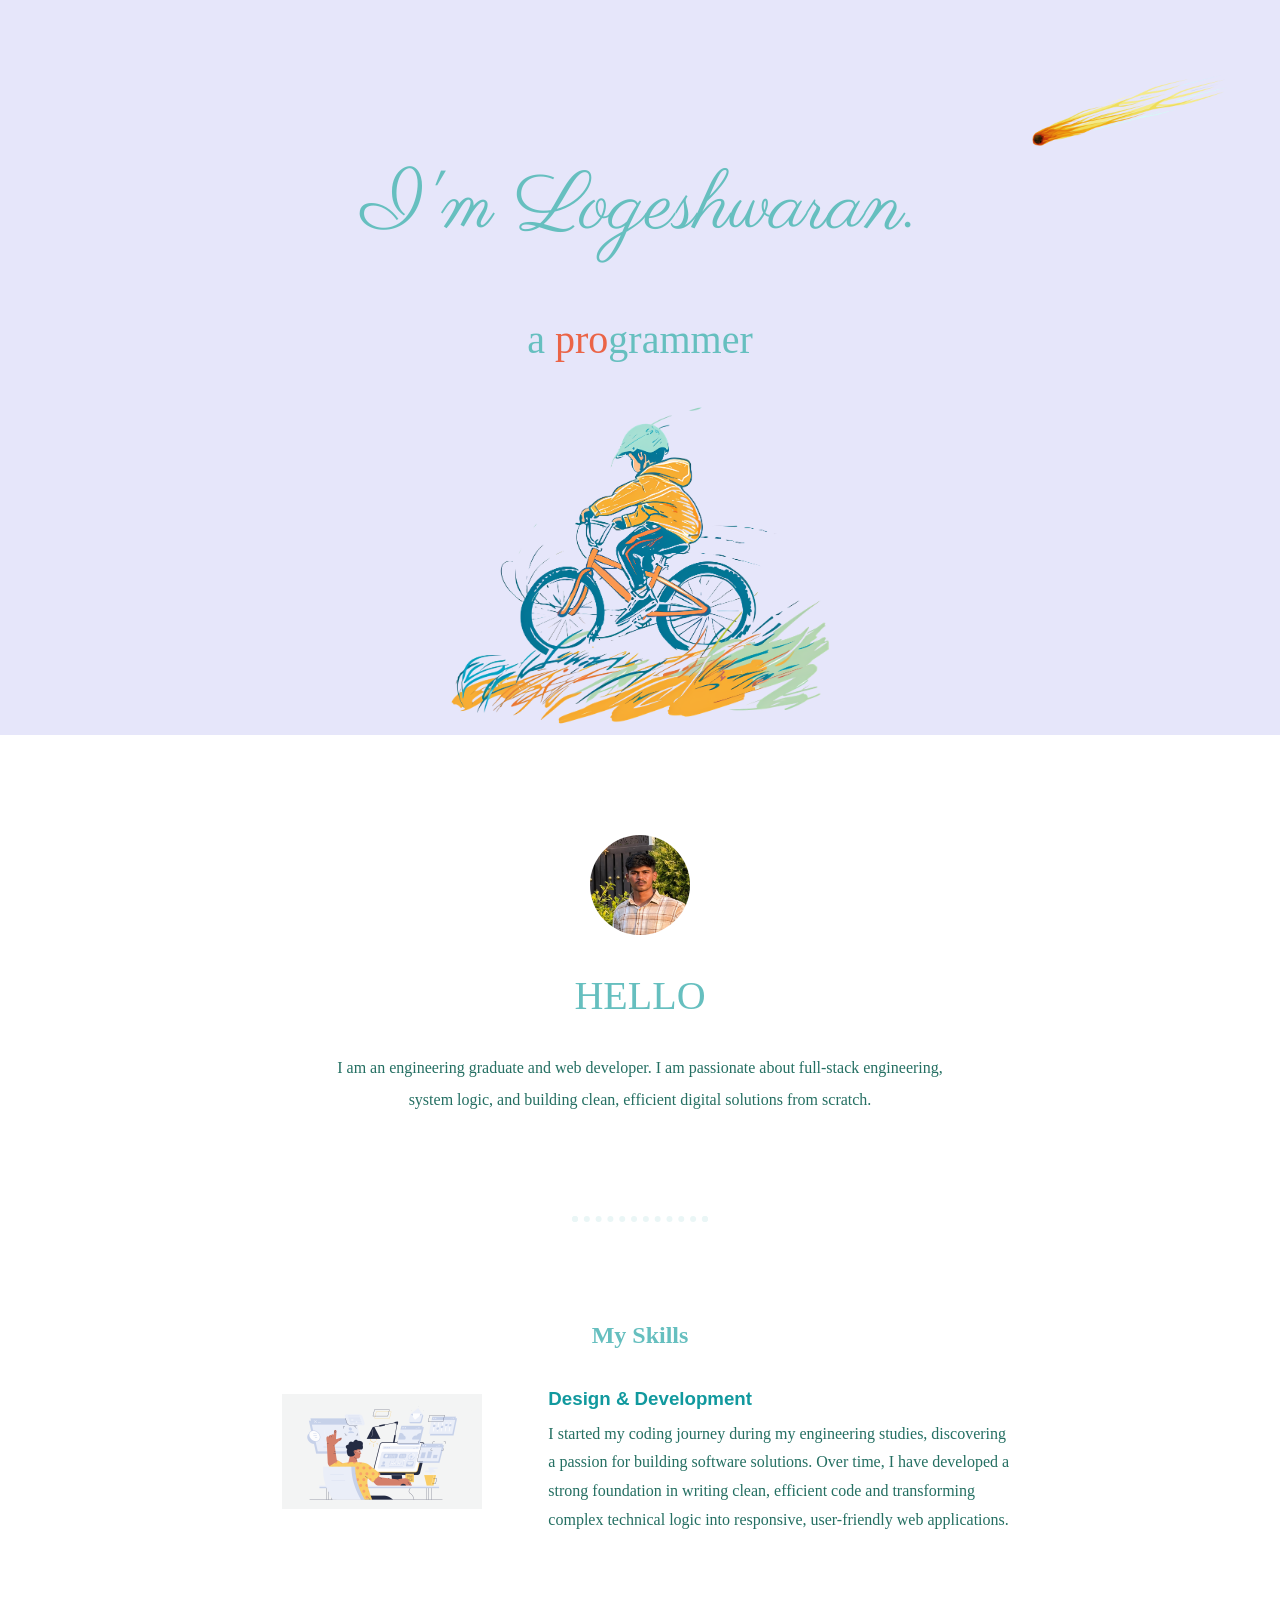
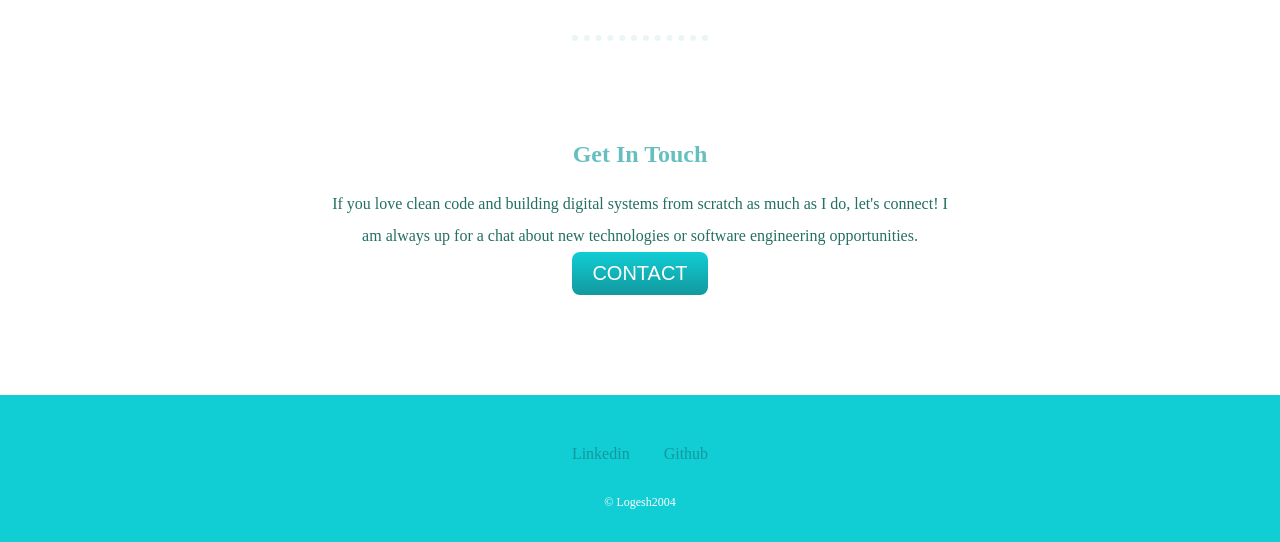
<file: index.html>
<!DOCTYPE html>
<html lang="en">

<head>
    <meta charset="UTF-8">
    <meta name="viewport" content="width=device-width, initial-scale=1.0">
    <title>Logesh</title>
    <link rel="stylesheet" href="style.css">
    <link rel="preconnect" href="https://fonts.googleapis.com">
    <link rel="preconnect" href="https://fonts.gstatic.com" crossorigin>
    <link
        href="https://fonts.googleapis.com/css2?family=Bebas+Neue&family=Caveat:wght@400..700&family=Monsieur+La+Doulaise&family=Parisienne&display=swap"
        rel="stylesheet">
</head>

<body>

    <div class="Top-container">
        <img class="stars" src="./images/stars.png" alt="stars">
        <div class="title-text">
            <h1 class="header">I'm Logeshwaran.</h1>
            <h2 class="subheader">a <span class="pro">pro</span>grammer</h2>
        </div>
        <img class="bicycle" src="./images/bicycle.png" alt="bicycle">
    </div>

    <div class="mid-container">
        <img class="logesh" src="./images/logesh.jpeg" alt="logesh">
        <div>
            <h2 class="hello">HELLO</h2>
            <p class="intro">
                I am an engineering graduate and web developer. I am passionate about full-stack engineering, system
                logic, and building clean, efficient digital solutions from scratch.
            </p>
        </div>

        <hr />

        <div>
            <h2 class="skill">My Skills</h2>
            <div class="parent">
                <div class="skill-img">
                    <img src="./images/skills.gif" alt="skills-gif">
                </div>
                <div class="coding">
                    <h3>Design & Development</h3>
                    <p>
                        I started my coding journey during my engineering studies, discovering a passion for building
                        software solutions. Over time, I have developed a strong foundation in writing clean, efficient 
                        code and transforming complex technical logic into responsive, user-friendly web applications.
                    </p>
                </div>
            </div>
            <hr />
        </div>
        <div class="contact">
            <h2 class="get">Get In Touch</h2>
            <p>
                If you love clean code and building digital systems from scratch as much as I do, let's connect! I am
                always up for a chat about new technologies or software engineering opportunities.
            </p>
            <a class="btn" href="./detailes/contact.html">CONTACT</a>
        </div>
    </div>

    <div class="bottom-container">
        <a class="link" href="https://www.linkedin.com/in/logesh-waran-s">Linkedin</a>
        <a class="link" href="https://github.com/logesh805608-wq">Github</a>
        <p class="copy-rights">© Logesh2004</p>
    </div>
</body>

</html>
</file>
<file: style.css>
body {
  padding: 0;
  margin: 0;
  text-align: center;
  font-family: "Merriweather", serif;
  color: #246f62;
  overflow-x: hidden;
}

.Top-container {
  background-color: lavender;
  position: relative;
  padding-top: 100px;
}

.title-text {
  color: #66bfbf;
}

.header {
  font-family: "Parisienne", cursive;
  font-weight: normal;
  font-style: normal;
  font-size: 5rem;
}

.subheader {
  font-family: "Cormorant Garamond", serif;
  font-size: 2.5rem;
  font-weight: 300;
  font-style: normal;
}

.pro {
  color: rgba(235, 69, 28, 0.811);
}

.stars {
  position: absolute;
  top: 10px;
  right: 50px;
  width: 200px;
}

.bicycle {
  display: block;
  margin: 0 auto;
  width: 400px;
}

.mid-container {
  padding: 100px 20px;
}

.logesh {
  width: 100px;
  height: 100px;
  border-radius: 100%;
}

.hello {
  color: #66bfbf;
  font-family: "Cormorant Garamond", serif;
  font-size: 2.5rem;
  font-weight: 300;
  font-style: normal;
}

.intro {
  width: 50%;
  margin: auto;
  line-height: 2;
}

hr {
  border: dotted #eaf6f6 6px;
  border-bottom: none;
  width: 10%;
  margin: 100px auto;
}

.parent {
  display: grid;
  grid-template-columns: 1fr 2fr;
  max-width: 750px;
  margin: 0 auto;
  gap: 50px;
  align-items: center;
}

.skill {
  color: #66bfbf;
}

.coding {
  text-align: left;
}

h3 {
  color: #11999e;
}

.coding h3 {
  font-family: "Montserrat", sans-serif;
  color: #11999e;
  margin-bottom: 10px;
}

.coding p {
  line-height: 1.8;
  margin: 0;
}

.skill-img img {
  width: 100%;
  max-width: 200px;
  height: auto;
  display: block;
  margin: 0 auto;
}

.get {
  color: #66bfbf;
}

.contact p {
  width: 50%;
  margin: auto;
  line-height: 2;
}

.btn {
  background-image: linear-gradient(to bottom, #11cdd4, #11999e);
  color: #ffffff;
  font-family: "Montserrat", sans-serif;
  font-size: 20px;
  text-decoration: none;
  display: inline-block;
  padding: 10px 20px;
  border-radius: 8px;
  transition: background-image 0.2s ease-in-out;
}

.btn:hover {
  background-image: linear-gradient(to bottom, #30e3cb, #2bc4ad);
}

.bottom-container {
  background-color: #11cdd4;
  padding: 50px 0px 20px;
}

.link {
  color: #11999e;
  text-decoration: none;
  display: inline-block;
  margin: 0 15px;
}

.link:hover {
  color: #eaf6f6;
}
.copy-rights {
  color: #ffffff;
  padding: 20px 0 0 0;
  font-size: 0.75rem;
}
@media (max-width: 768px) {
  .header {
    font-size: 2.8rem;
    word-wrap: break-word;
    padding: 0 10px;
  }

  .subheader {
    font-size: 1.8rem;
  }

  .stars {
    max-width: 120px;
    right: 20px;
  }

  .bicycle {
    display: block;
    margin: 0 auto;
    width: 100%;
    max-width: 400px;
    height: auto;
  }

  .parent {
    grid-template-columns: 1fr;
    gap: 30px;
    text-align: center;
  }

  .coding {
    text-align: center;
  }

  .contact {
    text-align: center;

    .intro,
    .contact p {
      width: 85%;
    }
  }
}
</file>
